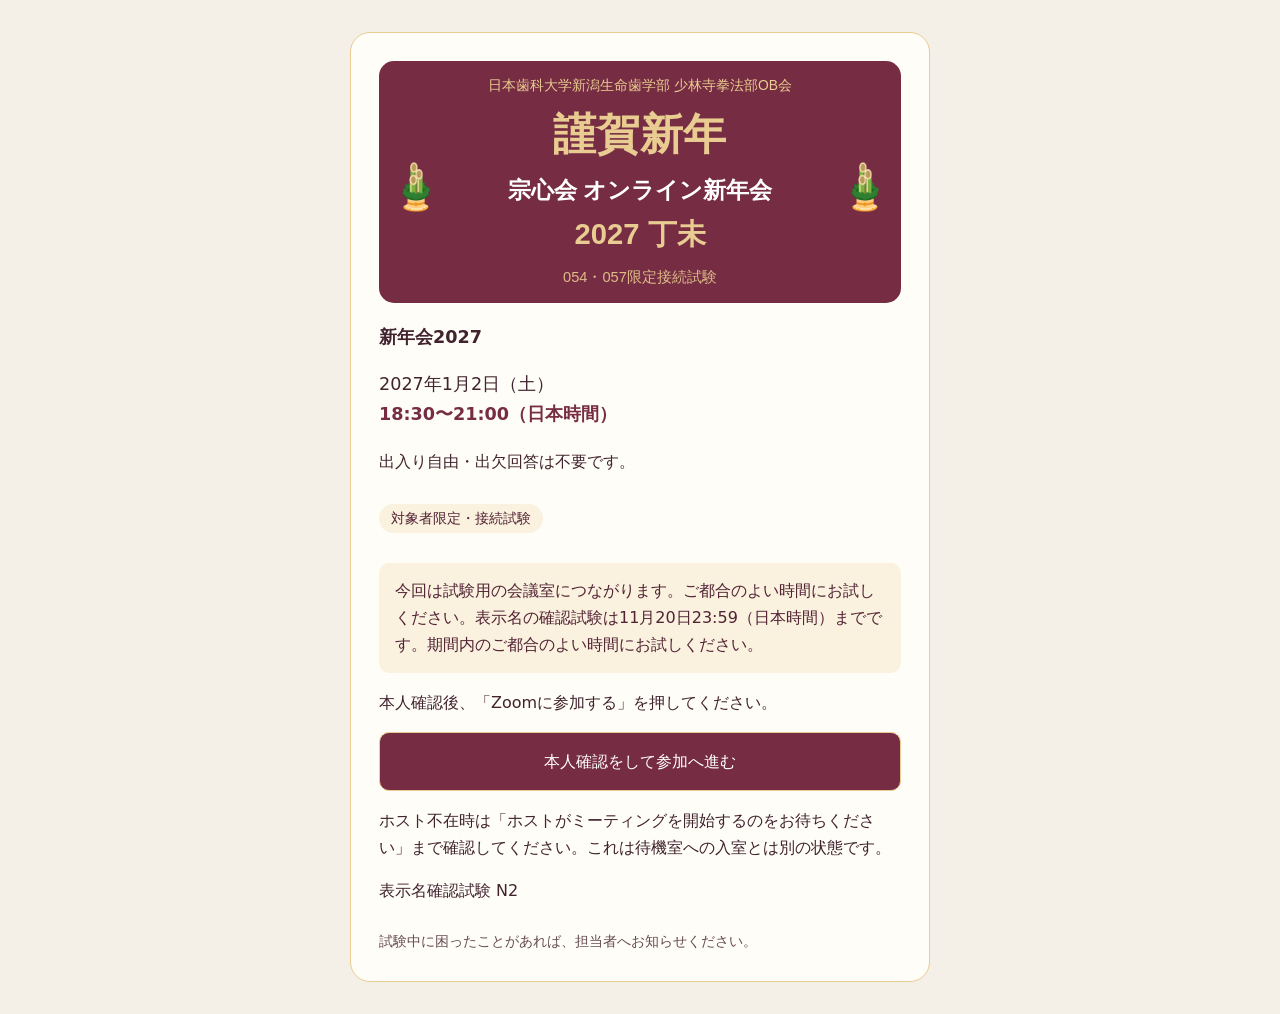
<file: index.html>
<!doctype html>
<html lang="ja">
<head>
<meta charset="utf-8">
<meta name="viewport" content="width=device-width,initial-scale=1">
<meta name="referrer" content="no-referrer">
<title>宗心会 オンライン新年会</title>
<link rel="stylesheet" href="compare.css?v=name-n2">
<script defer src="config.js?v=name-n2"></script>
<script defer src="display-name.js?v=name-n2"></script>
<script defer src="app-name-n2.js"></script>
<style>

.soshinkai-newyear-header {width:100%;box-sizing:border-box;background:#762D43;color:#fff;padding:20px 14px 22px;text-align:center;font-family:"Hiragino Sans","Hiragino Kaku Gothic ProN","Yu Gothic","Meiryo","Noto Sans CJK JP",sans-serif}
.soshinkai-newyear-header * {box-sizing:border-box}
.soshinkai-newyear-org {color:#E9CC91;font-size:14px;line-height:1.5;margin:0 0 22px;font-weight:500}
.soshinkai-newyear-main {display:grid;grid-template-columns:32px minmax(0,1fr) 32px;align-items:center;gap:5px;width:100%}
.soshinkai-newyear-kadomatsu {font-family:sans-serif;font-size:29px;line-height:1}
.soshinkai-newyear-titles {min-width:0;text-align:center}
.soshinkai-newyear-greeting {color:#E9CC91;font-size:36px;font-weight:800;line-height:1.3;letter-spacing:.04em;margin:0 0 12px;white-space:nowrap}
.soshinkai-newyear-title {color:#fff;font-size:20px;font-weight:700;line-height:1.5;margin:0 0 12px}
.soshinkai-newyear-year {color:#E9CC91;font-size:23px;letter-spacing:.06em;line-height:1.4;margin:0}
.soshinkai-newyear-test {color:#E9CC91;font-family:inherit;font-size:14px;margin:22px 0 0;opacity:.9}
.soshinkai-newyear-subtitle {margin:0;font-size:1.1rem}
.soshinkai-newyear-greeting,.soshinkai-newyear-year {grid-column:1/-1}
.soshinkai-newyear-main {row-gap:0}
.soshinkai-newyear-main .soshinkai-newyear-kadomatsu {margin-bottom:12px}
@media(max-width:620px){main {padding-inline:12px}}
@media(max-width:390px){
 .soshinkai-newyear-header {padding:18px 10px 22px}
 .soshinkai-newyear-org {font-size:12px}
 .soshinkai-newyear-greeting {font-size:32px}
 .soshinkai-newyear-title {font-size:18px}
 .soshinkai-newyear-year {font-size:22px}
 .soshinkai-newyear-kadomatsu {font-size:26px}
}
body {background:#f5f0e7;color:#40232e}
main {background:#fffdf8;border:1px solid #E9CC91}
.soshinkai-newyear-header {border-radius:12px}
.soshinkai-newyear-subtitle {margin-top:1.2rem}
.event-date strong,summary {color:#762D43}
.badge,.notice,#displayName {background:#faf1df;color:#522334}
#namePanel,#admin {background:#fffaf0;border:1px solid #E9CC91;border-radius:12px;padding:1rem}
#displayName {border-color:#b99a65}
footer {color:#664c53}
button,#settings {background:#762D43;color:white;border:1px solid #E9CC91;cursor:pointer}
button:not(:disabled):active,#settings:not(:disabled):active {background:#512032;box-shadow:inset 0 2px 4px #321522}
button:disabled,#settings:disabled {background:#dfd2d4;color:#654d54;border-color:#d0bdc0;opacity:1;cursor:default}
button:focus-visible,input:focus-visible,summary:focus-visible {outline:3px solid #937031;outline-offset:3px}

@media(max-width:350px){.soshinkai-newyear-main{grid-template-columns:22px minmax(0,1fr) 22px;gap:2px}.soshinkai-newyear-kadomatsu{font-size:22px}}

/* Sizes scale with the invitation width, including inside a narrow LIFF window. */
.soshinkai-newyear-header {container-type:inline-size;padding:0;border-radius:clamp(10px,2vw,15px)}
.soshinkai-newyear-org {padding:2.8cqi 2cqi 0;margin:0 0 2.7cqi;font-size:clamp(10px,2.65cqi,16px);line-height:1.4}
.soshinkai-newyear-main {grid-template-columns:14% minmax(0,1fr) 14%;gap:0}
.soshinkai-newyear-greeting {font-size:8.25cqi;line-height:1.2;letter-spacing:.01em;margin:0 0 1.5cqi}
.soshinkai-newyear-title {font-size:4.5cqi;line-height:1.32;margin:0}
.soshinkai-newyear-main .soshinkai-newyear-kadomatsu {font-size:8.5cqi;line-height:1;margin:0;transform:translateY(-.8cqi)}
.soshinkai-newyear-year {font-size:5.6cqi;font-weight:600;line-height:1.2;letter-spacing:0;margin:.8cqi 0 0}
.soshinkai-newyear-test {font-size:clamp(10px,2.8cqi,17px);line-height:1.4;margin:2.9cqi 0 0;padding-bottom:3cqi}
</style>
</head>
<body><main>
<header class="soshinkai-newyear-header">
  <p class="soshinkai-newyear-org">日本歯科大学新潟生命歯学部 少林寺拳法部OB会</p>
  <div class="soshinkai-newyear-main">
<h1 class="soshinkai-newyear-greeting">謹賀新年</h1>
<span class="soshinkai-newyear-kadomatsu" aria-hidden="true">🎍</span>
<h2 class="soshinkai-newyear-title">宗心会 オンライン新年会</h2>
<span class="soshinkai-newyear-kadomatsu" aria-hidden="true">🎍</span>
<p class="soshinkai-newyear-year">2027 丁未</p>
</div>
<p class="soshinkai-newyear-test">054・057限定接続試験</p>
</header>
<h2 class="soshinkai-newyear-subtitle">新年会2027</h2>
<p class="event-date">2027年1月2日（土）<br><strong>18:30〜21:00（日本時間）</strong></p>
<p>出入り自由・出欠回答は不要です。</p>
<p class="badge">対象者限定・接続試験</p>
<p class="notice">今回は試験用の会議室につながります。ご都合のよい時間にお試しください。表示名の確認試験は11月20日23:59（日本時間）までです。期間内のご都合のよい時間にお試しください。</p>
<p id="status" role="status">本人確認後、「Zoomに参加する」を押してください。</p>
<button id="start" type="button">本人確認をして参加へ進む</button>
<p>ホスト不在時は「ホストがミーティングを開始するのをお待ちください」まで確認してください。これは待機室への入室とは別の状態です。</p>
<p id="result" role="status"></p>
<section id="namePanel" hidden aria-labelledby="nameHeading">
<h2 id="nameHeading">Zoomで使う表示名</h2>
<p>受付でお名前が分かるよう、次の表示名をご使用ください。</p>
<label for="displayName">部内期数　氏名</label>
<input id="displayName" type="text" readonly autocomplete="off" spellcheck="false">
<button id="copyName" type="button">表示名をコピーする</button>
<p id="copyStatus" role="status" aria-live="polite"></p>
<p>コピーしただけでは、Zoomのお名前は変わりません。</p>
<ol><li>表示名をコピーします。</li><li>「Zoomに参加する」を押します。</li><li>名前の入力欄が出たら貼り付けて参加します。入力欄が出ない場合は、入室後に変更できます。</li></ol>
<details><summary>iPhone・Androidで名前を変更する</summary>
<p><strong>iPhone・Android：</strong>Zoom入室後、「参加者」→自分の名前→「名前の変更」で貼り付けます。</p>
</details>
<details><summary>PCで名前を変更する</summary>
<p><strong>PC：</strong>「参加者」→自分の名前の「詳細」など→「名前の変更」で貼り付けます。</p>
<p>表示や操作名はZoomのバージョンにより異なります。</p></details>
<p class="notice">表示名を変更できない場合は、そのままご参加ください。事務局が対応します。お名前を確認させていただくことがあります。</p>
</section>
<button id="join" type="button" hidden>Zoomに参加する</button>
<p id="retryNote" hidden>Zoomが開かない場合は、担当者にお知らせください。本人確認と参加には、それぞれ承認済みの回数上限があります。</p>
<section id="admin" hidden>
<h2>管理者画面</h2>
<p>本人確認時の試験会議室の準備状況を確認できます。</p>
<button id="settings" type="button">会議室の設定状況を表示</button>
<p id="settingStatus" role="status"></p>
</section>
<p id="error" role="alert"></p>
<p id="version" role="status">画面の読み込み待ち</p><footer>試験中に困ったことがあれば、担当者へお知らせください。</footer>
</main></body></html>
</file>
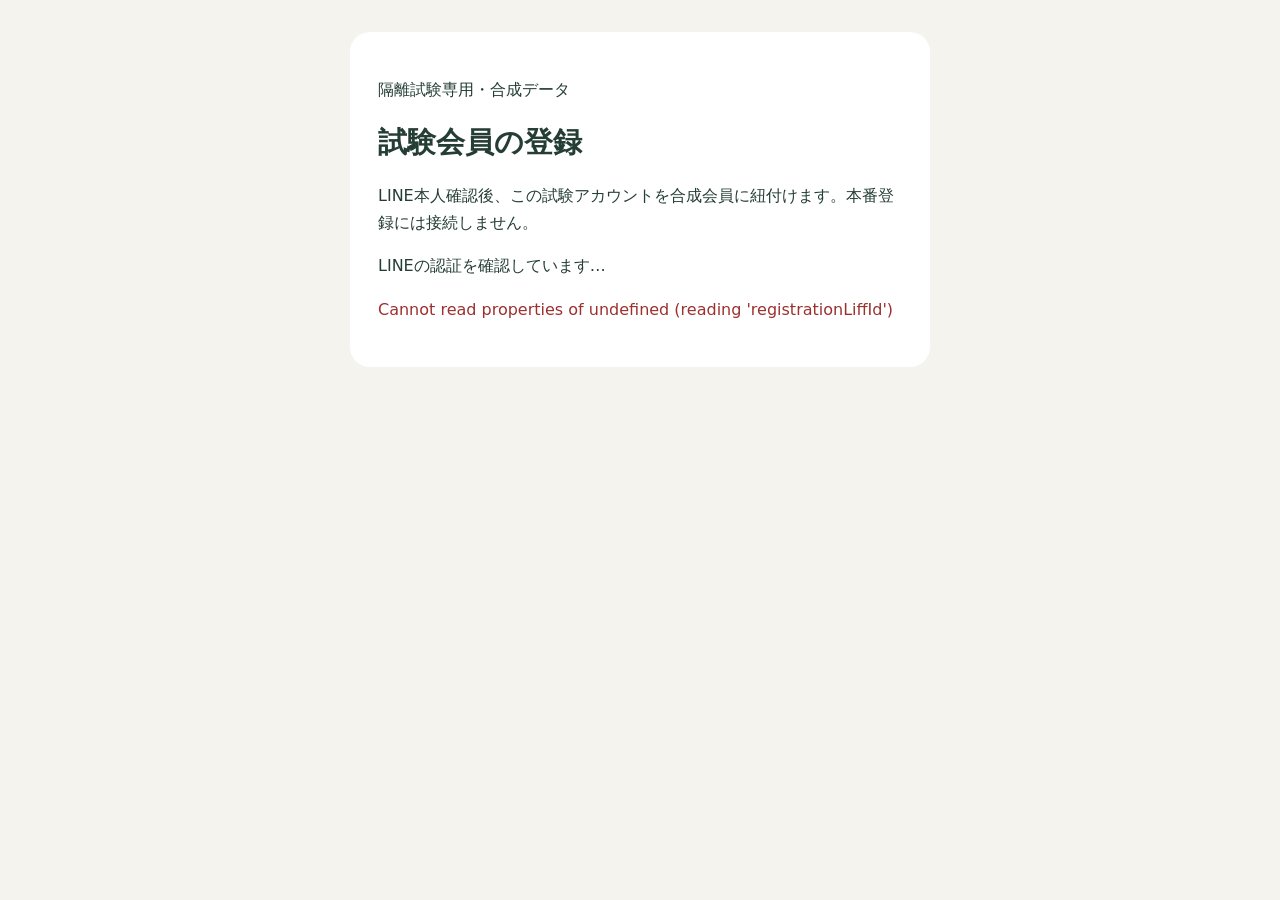
<file: register.html>
<!doctype html><html lang="ja"><head><meta charset="utf-8"><meta name="viewport" content="width=device-width,initial-scale=1"><meta name="referrer" content="no-referrer"><title>合成会員登録・隔離試験</title><link rel="stylesheet" href="style.css"><script defer src="https://static.line-scdn.net/liff/edge/2/sdk.js" integrity="sha384-1oGcmuvrrA8FN0gjWHb5JnzfrBAcRfLRUY3yykZMm79iIMHAWTxEgEmWJrN6CxLN" crossorigin="anonymous"></script><script defer src="config.js?v=20261109-1"></script><script defer src="register.js"></script></head><body><main><p>隔離試験専用・合成データ</p><h1>試験会員の登録</h1><p>LINE本人確認後、この試験アカウントを合成会員に紐付けます。本番登録には接続しません。</p><p id="status" role="status">LINEの認証を確認しています…</p><button id="enroll" hidden>合成会員として登録</button><a id="back" hidden>Zoom新年会の参加画面へ戻る</a><p id="error" role="alert"></p></main></body></html>
</file>
<file: compare.css>
*{box-sizing:border-box}body{margin:0;background:#f4f3ed;color:#243d35;font-family:system-ui,sans-serif;line-height:1.7}main{max-width:580px;margin:32px auto;padding:28px;background:white;border-radius:20px}h1{font-size:1.8rem;line-height:1.4}.eyebrow{color:#687d62;letter-spacing:.15em}button,a{display:block;background:#28654d;color:white;border:0;border-radius:10px;padding:15px;margin:14px 0;font:inherit;text-align:center;text-decoration:none;width:100%;min-height:50px}button:disabled{opacity:.5}input[type=url]{width:100%;font:inherit;padding:12px}section{border-top:1px solid #ddd;margin-top:30px;padding-top:12px}#current,#candidate{overflow-wrap:anywhere}#error{color:#9c302e}#reload,#cancel{background:#e7ece7;color:#243d35}[hidden]{display:none!important}@media(max-width:620px){main{margin:12px;padding:22px}}
.badge{display:inline-block;background:#edf2ec;color:#28654d;padding:3px 12px;border-radius:20px;font-size:.85rem}
.event-date{font-size:1.1rem}.notice{background:#f4f3ed;padding:14px 16px;border-radius:10px}
#result:empty,#error:empty{display:none}#settings{background:#e7ece7;color:#243d35}
footer{margin-top:24px;color:#68746b;font-size:.9rem}button:focus-visible{outline:3px solid #b6843c;outline-offset:3px}

#displayName{width:100%;padding:16px 12px;font:600 1.25rem system-ui;color:#243d35;background:#f4f3ed;border:1px solid #bfcbbf;border-radius:10px;user-select:text}summary{cursor:pointer;padding:12px 0;color:#28654d;font-weight:600}#copyStatus{min-height:1.7em}#namePanel ol{padding-left:1.5em}input:focus-visible,summary:focus-visible{outline:3px solid #b6843c;outline-offset:3px}
</file>
<file: style.css>
*{box-sizing:border-box}body{margin:0;background:#f4f3ed;color:#243d35;font-family:system-ui,sans-serif;line-height:1.7}main{max-width:580px;margin:32px auto;padding:28px;background:white;border-radius:20px}h1{font-size:1.8rem;line-height:1.4}.eyebrow{color:#687d62;letter-spacing:.15em}button,a{display:block;background:#28654d;color:white;border:0;border-radius:10px;padding:15px;margin:14px 0;font:inherit;text-align:center;text-decoration:none;width:100%;min-height:50px}button:disabled{opacity:.5}input[type=url]{width:100%;font:inherit;padding:12px}section{border-top:1px solid #ddd;margin-top:30px;padding-top:12px}#current,#candidate{overflow-wrap:anywhere}#error{color:#9c302e}#reload,#cancel{background:#e7ece7;color:#243d35}[hidden]{display:none!important}@media(max-width:620px){main{margin:12px;padding:22px}}
</file>
